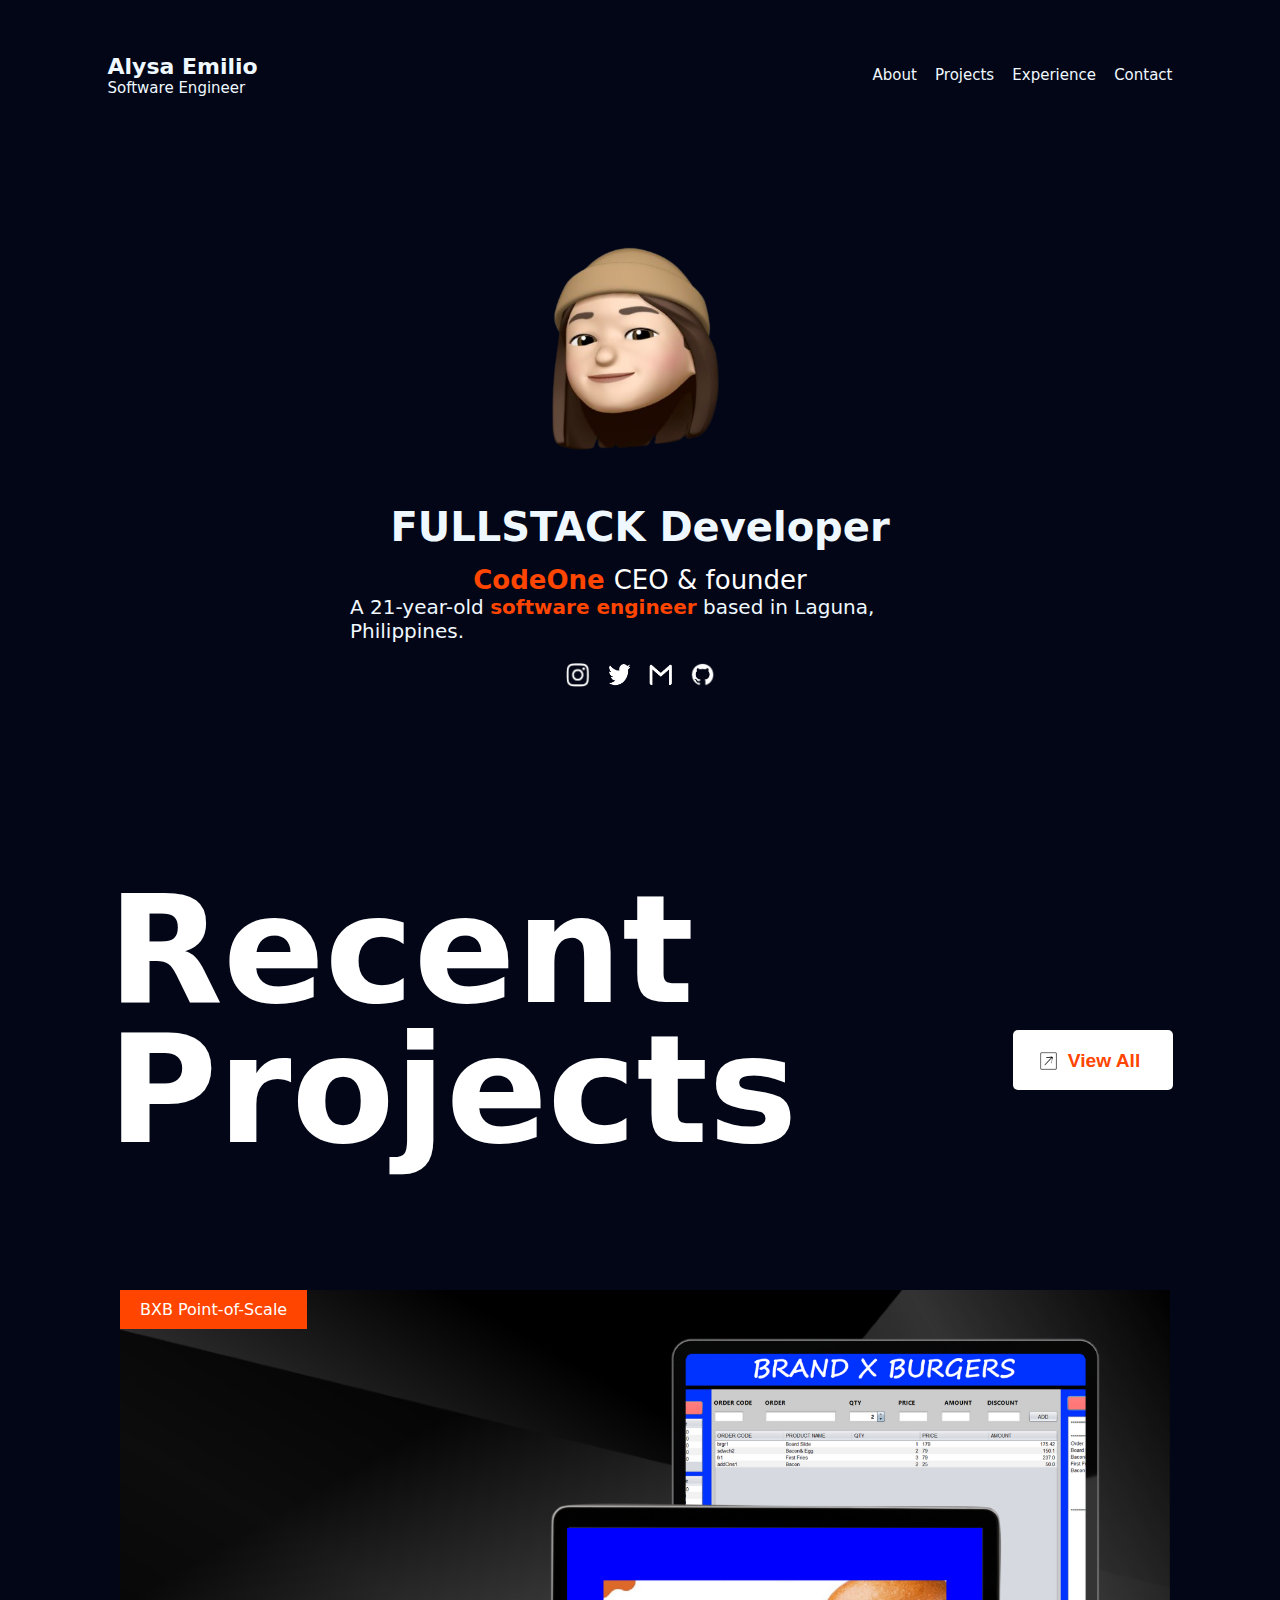
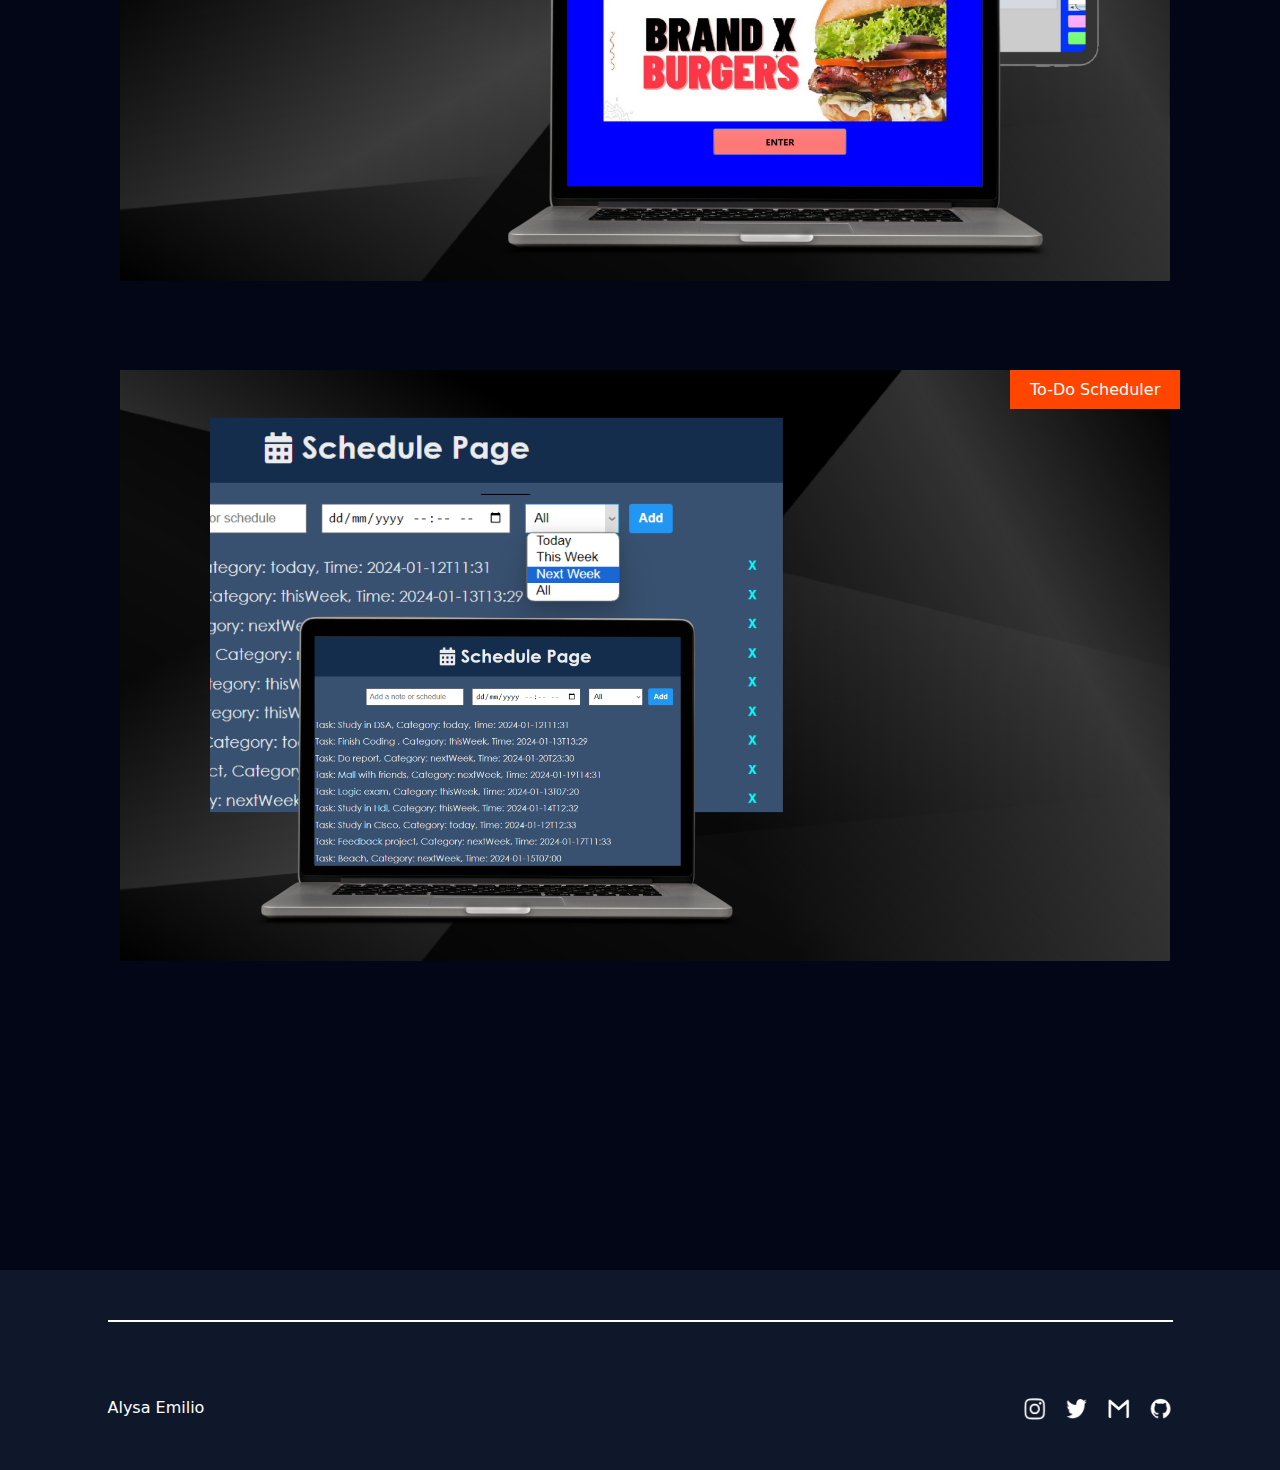
<file: index.html>
<!DOCTYPE html>
<html>
    <head>
        <meta name="viewport" content="width=device-width, initial-scale=1.0">
        <link rel="stylesheet" href="styles/first.css">
        <title>Alysa Emilio - Software Engineer</title>
        <script>
            function navigateTo(url) {
                window.location.href = url;
            }
            
        </script>
    </head>
    <body class="body">
       
        <div class="first">
        <div class="head">
            <div class="row">
            <div class="left">
                    <div class="left-top"> Alysa Emilio</div>
                    <div class="left-below" onclick="navigateTo('index.html')"> Software Engineer</div>
            </div>

            <div class="right">
                    <div class="About" onclick="navigateTo('about.html')">About</div>
                    <div class="Projects" onclick="navigateTo('projects.html')">Projects</div>
                    <div class="Experience" onclick="navigateTo('experience.html')">Experience</div>
                    <div class="Contact" onclick="navigateTo('contacts.html')">Contact</div>
            </div>
            
        </div>
    </div>

        <div class="center">
            <img class="profile" src="socials/mee.png">
            <div class="fullstack"> FULLSTACK Developer</div>
            <div class="code">CodeOne <span class="codeone">CEO & founder</span> </div>
            <div class="info">A 21-year-old <span class="soft">software engineer</span> based in Laguna, Philippines.</div>
            
            <div class="social_media">
                <img class="socials" src="socials/ig_1.png" onclick="navigateTo('https://www.instagram.com/alysaemilio/')">
                <img class="socials" src="socials/t_1.png" onclick="navigateTo('https://twitter.com/_alysaemilio')">
                <img class="socials" src="socials/mail.png" onclick="navigateTo('mailto:alysaemilio@gmail.com')">
                <img class="socials" src="socials/git_1.png" onclick="navigateTo('https://github.com/AliDevPh')">
        </div>
        </div>
        </div>

        <div class="recents">
                <div class="titles">
                    <div class="title_recent_project"> Recent Projects </div>
                    <div class="view_buttons" onclick="navigateTo('projects.html')">
                        <button class="view">View All
                        <img class="arrow" src="socials/arrow.png">
                    </button>
                    </div>
                </div>


                <div class="bxb">
                    <div class="text_content">
                        <div class="bxb_content">BXB Point-of-Scale</div>
                    </div>  
                        <div class="text1">
                            <div class="image-container" onclick="navigateTo('https://github.com/AliDevPh/Point-of-Scale-System')">
                                <img class="recent_project1" src="socials/1.png">
                                <img class="bg_pic" src="socials/bg_pic.png">
                            </div>
                        </div>
                </div>
               
                <div class="bxb1">
                    <div class="bxb_content1">To-Do Scheduler</div>
                    <div class="text1">
                        <div class="image-container2" onclick="navigateTo('https://github.com/AliDevPh/Reminder-App')">
                            <img class="recent_project2" src="socials/3.png">
                            <img class="bg_pic" src="socials/bg_pic.png">
                        </div>
                    </div>
            </div>

               
            
        
        <div class="footer">
            <div class="line"></div>
            <div class="footer_images">
            <div class="name1">Alysa Emilio</div>
            <div class="social_images">
            <img class="socials1" src="socials/ig_1.png" onclick="navigateTo('https://www.instagram.com/alysaemilio/')">
            <img class="socials1" src="socials/t_1.png" onclick="navigateTo('https://twitter.com/_alysaemilio')">
            <img class="socials1" src="socials/mail.png" onclick="navigateTo('https://www.facebook.com/Alysa.emilio')">
            <img class="socials1" src="socials/git_1.png" onclick="navigateTo('https://github.com/AliDevPh')">
        </div>
        </div>
    </div>

    </body>
</html>
</file>
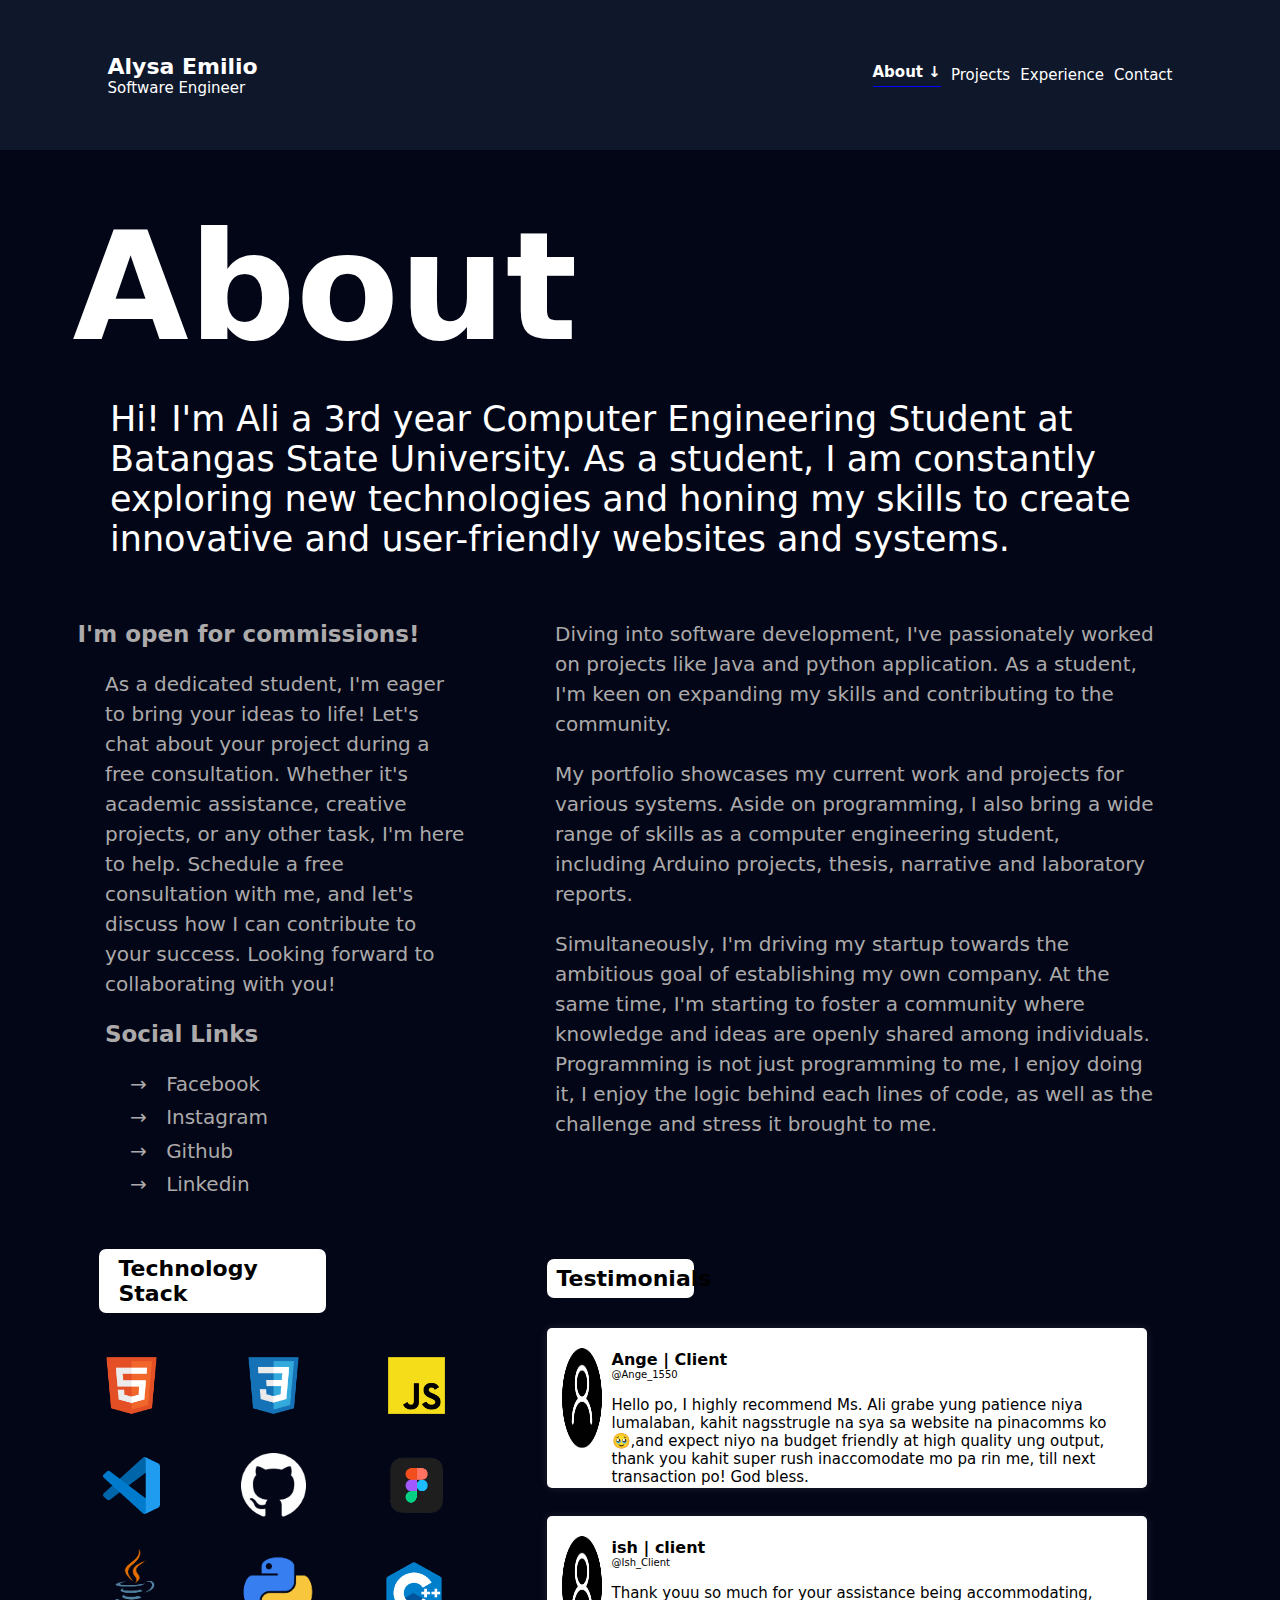
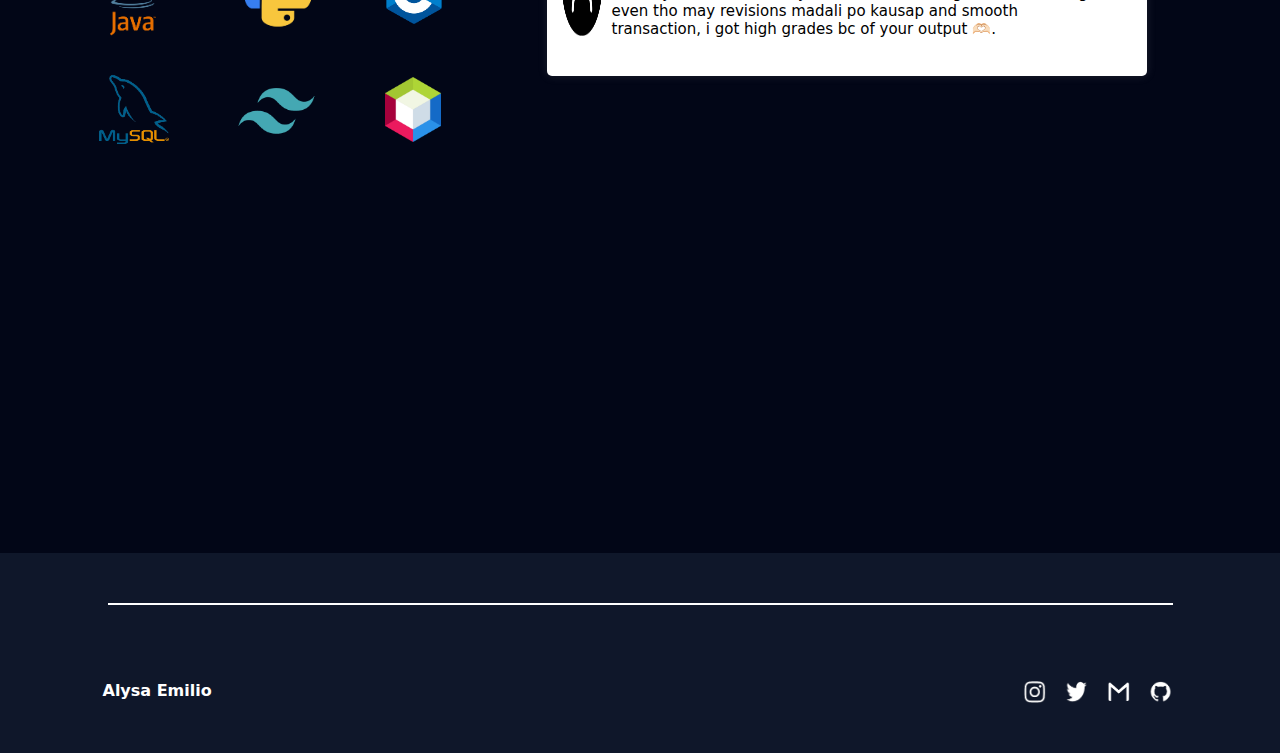
<file: about.html>
<!DOCTYPE html>
<html>
    <head>
        <title>About - Alysa Emilio</title>
        <meta name="viewport" content="width=device-width, initial-scale=1.0">
        <link rel="stylesheet" href="styles/about.css">
        <script>
            function navigateTo(url) {
                window.location.href = url;
            }
            
        </script>
    </head>
    <body class="body">

        <div class="first">
        <div class="head">
            <div class="row">
            <div class="left">
                    <div class="left-top"> Alysa Emilio</div>
                    <div class="left-below" onclick="navigateTo('index.html')"> Software Engineer</div>
            </div>

            <div class="right">
                    <div class="About" onclick="navigateTo('about.html')">About &#x2193</div>
                    <div class="Projects" onclick="navigateTo('projects.html')">Projects</div>
                    <div class="Experience" onclick="navigateTo('experience.html')">Experience</div>
                    <div class="Contact" onclick="navigateTo('contacts.html')">Contact</div>
            </div>
        </div>
            
        </div>
    </div>

        <div class="title_about">
                <div class="about">About</div>
                <div class="greetings">Hi! I'm Ali a 3rd year Computer Engineering Student at Batangas 
                    State University. As a student,
                     I am constantly exploring new technologies and honing my skills to create innovative
                      and user-friendly websites and systems.</div>
        </div>

        <div class="rule">
            <div class="left-texts">
                <div class="hire-me">I'm open for commissions!</div>
                <div class="schedule">As a dedicated student, I'm eager to bring your ideas 
                    to life! Let's chat about your project during a free consultation. Whether it's academic assistance, 
                    creative projects, or any other task, I'm here to help. Schedule a free consultation with me, and let's
                     discuss how I can contribute to your success. Looking forward to collaborating with you!</div>
                <div class="social-links">
                        <div class="socials">Social Links</div>
                    
                        <div class="links">
                            <div class="acc" onclick="navigateTo('https://www.facebook.com')">&#x2192 <span class="face">Facebook</span></div>
                            <div class="acc" onclick="navigateTo('https://www.instagram.com/alysaemilio/')">&#x2192 <span class="face">Instagram</span></div>
                            <div class="acc" onclick="navigateTo('https://github.com/AliDevPh')">&#x2192 <span class="face">Github</span></div>
                            <div class="acc" onclick="navigateTo('https://www.linkedin.com/in/jules-alysa-228b49274/')">&#x2192 <span class="face">Linkedin</span></div>
                    </div>
                </div>
            
        </div>
                <div class="side-2">
                    <div class="infos1">Diving into software development, I've passionately worked on projects like Java and python application. As a student, I'm keen on expanding my skills and contributing to the community. </div>
                    <div class="infos2">My portfolio showcases my current work and projects for various systems. Aside on programming, I also bring a wide range of skills as a computer engineering student, including Arduino projects, thesis, narrative and laboratory reports. </div>
                
                <div class="infos3">Simultaneously, I'm driving my startup towards the ambitious goal of establishing my own company. At the same time, I'm starting to foster a community where knowledge and ideas are openly shared among individuals. Programming is not just programming
                     to me, I enjoy doing it, I enjoy the logic behind each lines of code,
                    as well as the challenge and stress it brought to me. 
                     </div>
            </div>
    </div>

    <div class="last">
            <div class="button_tech">
                <div class="stack">Technology Stack</div>
                
                <div class="stack1">
                    <img class="react_1" src="socials/html.png">
                    <img class="react_1" src="socials/css.png">
                    <img class="react_1" src="socials/js.png">
                       
                </div>
                <div class="stack2">
                    <img class="react_1" src="socials/vs.png">
                    <img class="react_1" src="socials/git.png">
                    <img class="react_1" src="socials/pngwing.com.png">
                
                </div>
                
                <div class="stack3">
                    <img class="java" src="socials/java.png">
                    <img class="python" src="socials/python.png">
                    <img class="cc" src="socials/c++.png">
                    

                </div>
                <div class="stack4">
                    <img class="mysql" src="socials/mysql.png">
                    <img class="tailwind" src="socials/tw.png">
                    <img class="netbeans" src="socials/netbeans.png">
                    

                </div>
            </div>

            <div class="reco">
                <div class="recommendations">Testimonials</div>
        
            <div class="reco-persons">
                <div class="person1">
                    <button class="button-person1">
                    <img class="per1" src="socials/avatar.png">
                    <div class="info-name">
                        <div class="name1">
                            Ange | Client

                        </div>
                        <div class="name2">
                            @Ange_1550

                        </div>
                        
                        
                </button>
                <div class="testimonial">
                    <div class="testimonial_1">Hello po, I highly recommend Ms. Ali
                         grabe yung patience niya lumalaban, kahit nagsstrugle 
                         na sya sa website na pinacomms ko🥹,and expect niyo na 
                         budget friendly at high quality ung output, thank you kahit super 
                         rush inaccomodate mo pa rin me, till next transaction po! God bless.</div>
                    </div>
                </div>
                
            </div>

            <div class="reco-persons">
                <div class="person1">
                    <button class="button-person1">
                    <img class="per1" src="socials/avatar.png">
                    <div class="info-name">
                        <div class="name1">
                            
                            ish | client
                        </div>
                        <div class="name2">
                            @Ish_Client

                        </div>
                        
                        
                </button>
                <div class="testimonial">
                    <div class="testimonial_1">Thank youu so much for 
                        your assistance being accommodating, even tho may 
                        revisions madali po kausap and smooth transaction, 
                        i got high grades bc of your output 🫶🏻.</div>
                    </div>
                </div>
                
            </div>
            
            </div>
        
    </div>

    <div class="footer">
        <div class="line"></div>
        <div class="footer_images">
        <div class="name1">Alysa Emilio</div>
        <div class="social_images">
        <img class="socials1" src="socials/ig_1.png" onclick="navigateTo('https://www.instagram.com/alysaemilio/')">
        <img class="socials1" src="socials/t_1.png" onclick="navigateTo('https://twitter.com/_alysaemilio')">
        <img class="socials1" src="socials/mail.png" onclick="navigateTo('https://www.facebook.com/Alysa.emilio')">
        <img class="socials1" src="socials/git_1.png" onclick="navigateTo('https://github.com/AliDevPh')">
    </div>
    </div>
</div>

    </body>
</html>
</file>
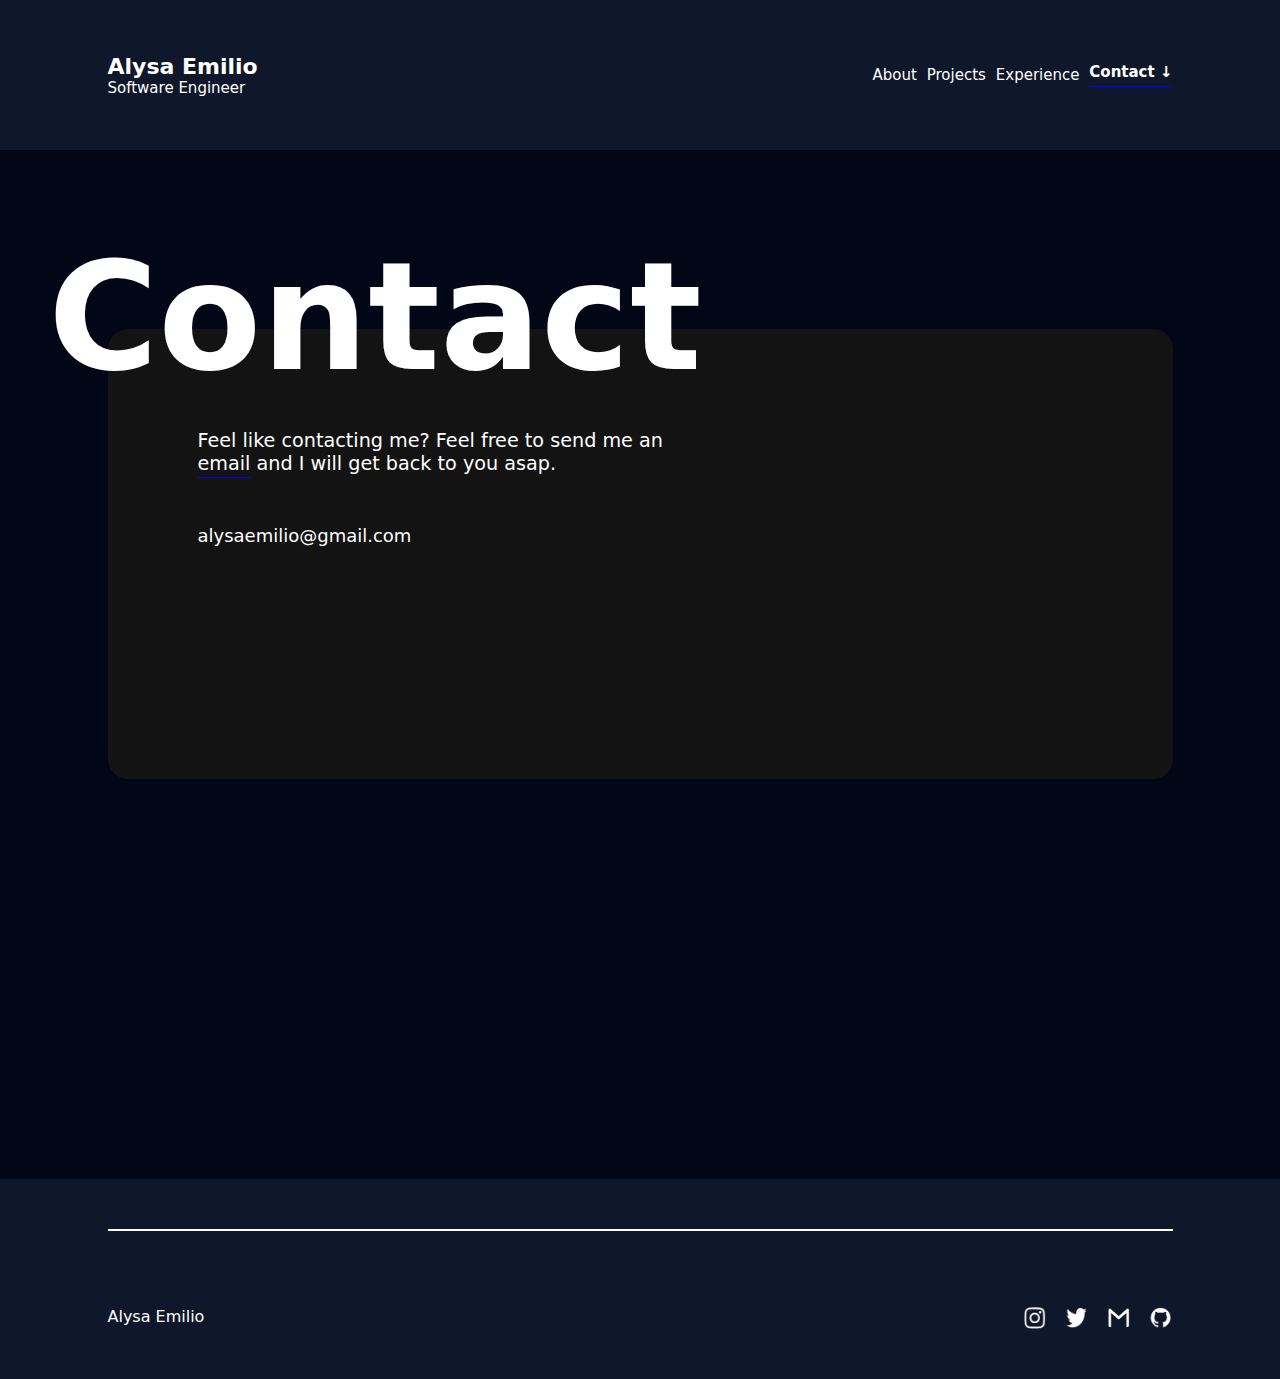
<file: contacts.html>
<!DOCTYPE html>
<html>
    <head>
        <title>Contacts - Alysa Emilio</title>
        <link rel="stylesheet" href="/styles/contacts.css">
        <script>
            function navigateTo(url) {
                window.location.href = url;
            }
            
        </script>
    </head>
    <body class="body">

        <div class="first">
        <div class="head">
            <div class="row">
            <div class="left">
                    <div class="left-top"> Alysa Emilio</div>
                    <div class="left-below" onclick="navigateTo('index.html')"> Software Engineer</div>
            </div>

            <div class="right">
                    <div class="About" onclick="navigateTo('about.html')">About</div>
                    <div class="Projects" onclick="navigateTo('projects.html')">Projects</div>
                    <div class="Experience" onclick="navigateTo('experience.html')">Experience</div>
                    <div class="Contact" onclick="navigateTo('contacts.html')">Contact &#x2193 </div>
            </div>
        </div>
            
        </div>
    </div>

    <div class="title_projects">
        <div class="project">Contact</div>
        <div class="card">
            <div class="email-name">
            <div class="email">Feel like contacting me? Feel free to send me an <span class="email-link"  onclick="navigateTo('mailto:alysaemilio@gmail.com')">email</span> and I will get back to you asap.</div>
            <div class="name">alysaemilio@gmail.com</div>
            </div>
        </div>
    </div>


    <div class="footer">
        <div class="line"></div>
        <div class="footer_images">
        <div class="name1">Alysa Emilio</div>
        <div class="social_images">
        <img class="socials1" src="/socials/ig_1.png" onclick="navigateTo('https://www.instagram.com/alysaemilio/')">
        <img class="socials1" src="/socials/t_1.png" onclick="navigateTo('https://twitter.com/_alysaemilio')">
        <img class="socials1" src="/socials/mail.png" onclick="navigateTo('https://www.facebook.com/Alysa.emilio')">
        <img class="socials1" src="socials/git_1.png" onclick="navigateTo('https://github.com/AliDevPh')">
    </div>
    </div>
</div>

    
    
    

</body>
</html>
</file>
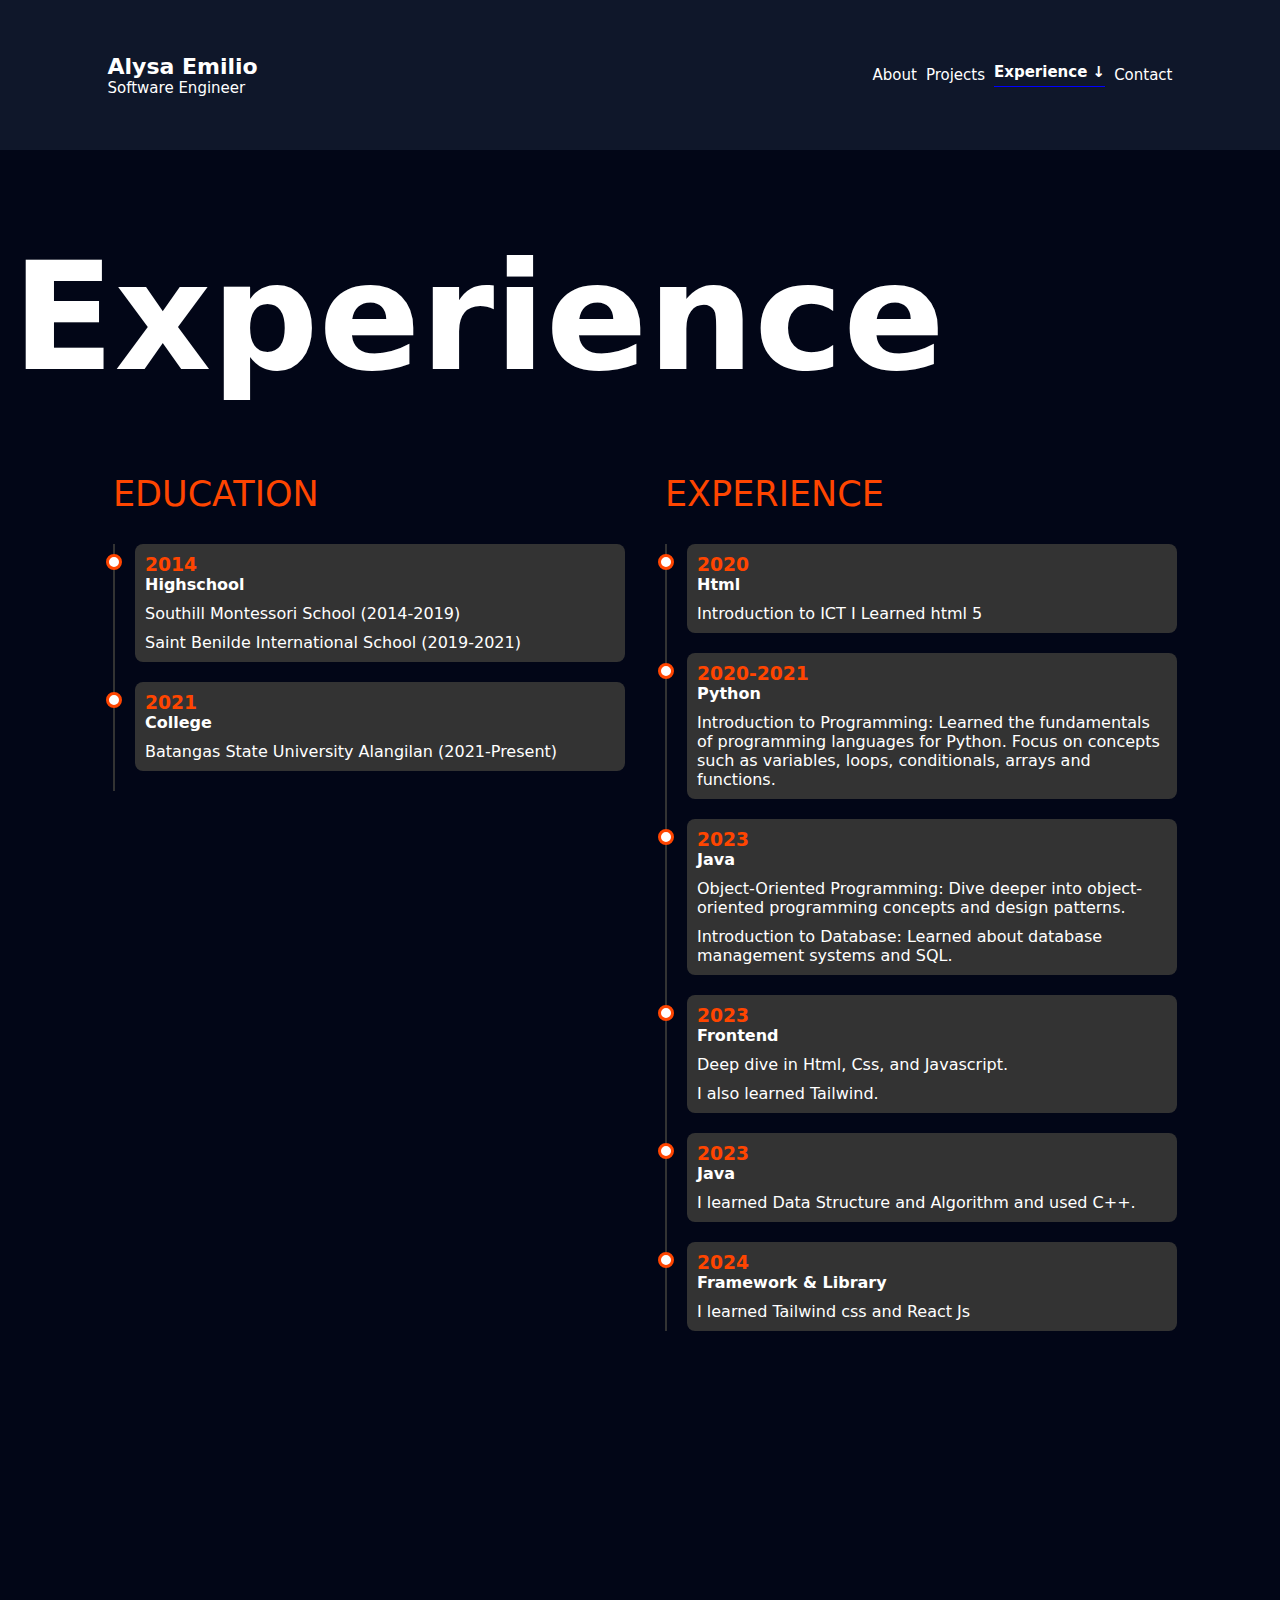
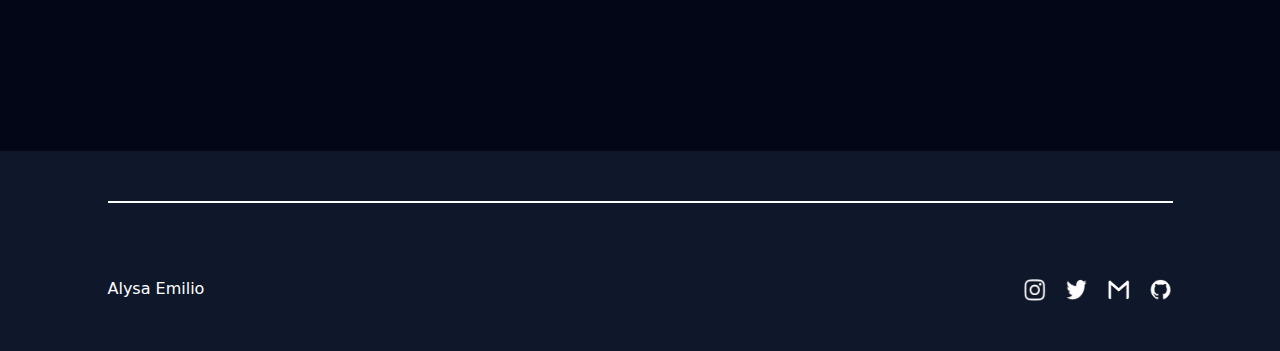
<file: experience.html>
<!DOCTYPE html>
<html>
    <head>
        <title>Experience - Alysa Emilio</title>
        <link rel="stylesheet" href="/styles/experience.css">
        <script>
            function navigateTo(url) {
                window.location.href = url;
            }
            
        </script>
    </head>
    <body class="body">

        <div class="first">
        <div class="head">
            <div class="row">
            <div class="left">
                    <div class="left-top"> Alysa Emilio</div>
                    <div class="left-below" onclick="navigateTo('index.html')"> Software Engineer</div>
            </div>

            <div class="right">
                    <div class="About" onclick="navigateTo('about.html')">About</div>
                    <div class="Projects" onclick="navigateTo('projects.html')">Projects</div>
                    <div class="Experience" onclick="navigateTo('experience.html')">Experience &#x2193</div>
                    <div class="Contact" onclick="navigateTo('contacts.html')">Contact</div>
            </div>
        </div>
            
        </div>
    </div>
    <div class="title_projects">
        <div class="project">Experience</div>


        <div class="time">

                
                <div class="timeline">
                    <div class="top">EDUCATION</div>
                    <div class="outer">
                    <div class="card">
                        <div class="info">
                            <h3 class="title">2014</h3>
                            <p class="description">Highschool</p>
                        <p>Southill Montessori School (2014-2019)</p>
                        <p>Saint Benilde International School (2019-2021)</p>
                        </div>
                    </div>
                    <div class="card">
                        <div class="info">
                            <h3 class="title">2021</h3>
                            <p class="description">College</p>
                        <p>Batangas State University Alangilan (2021-Present) </p>
                        </div>
                    </div>
                   
                     
                    </div>
                </div>


                
                <div class="timeline2">
                    <div class="top">EXPERIENCE</div>
                    <div class="outer">
                    <div class="card">
                        <div class="info">
                            
                        
                        <h3 class="title">2020</h3>
                        <p class="description">Html</p>
                        
                        <p>Introduction to ICT I Learned html 5 </p>
                        </div>
                    </div>
                    <div class="card">
                        <div class="info">

                        <h3 class="title">2020-2021</h3>
                        <p class="description">Python</p>
                        <p>Introduction to Programming: Learned the fundamentals of programming languages for Python. Focus on concepts such as variables, loops, conditionals, arrays and functions. </p>
                        </div>
                    </div>
                    <div class="card">
                        <div class="info">
                            <h3 class="title">2023</h3>
                            <p class="description">Java</p>
                        <p>Object-Oriented Programming: Dive deeper into object-oriented programming concepts and design patterns.</p>
                        <p>Introduction to Database: Learned about database management systems and SQL.</p>
                    </div>
                    </div>
                    <div class="card">
                        <div class="info">
                            <h3 class="title">2023</h3>
                            <p class="description">Frontend</p>
                        <p>Deep dive in Html, Css, and Javascript. </p>
                        <p>I also learned Tailwind. </p>
                        </div>
                    </div> 

                    <div class="card">
                        <div class="info">
                            <h3 class="title">2023</h3>
                            <p class="description">Java</p>
                        <p>I learned Data Structure and Algorithm and used C++.</p>
                    </div>
                    </div>
                    <div class="card">
                        <div class="info">
                            <h3 class="title">2024</h3>
                            <p class="description">Framework & Library</p>
                        <p>I learned Tailwind css and React Js</p>
                    </div>
                    </div>
                    
                        </div>
                    </div>
                    </div>
                </div> 
            </div>
    </div>
    
    <div class="footer">
        <div class="line"></div>
        <div class="footer_images">
        <div class="name1">Alysa Emilio</div>
        <div class="social_images">
        <img class="socials1" src="socials//ig_1.png" onclick="navigateTo('https://www.instagram.com/alysaemilio/')">
        <img class="socials1" src="socials//t_1.png" onclick="navigateTo('https://twitter.com/_alysaemilio')">
        <img class="socials1" src="socials//mail.png" onclick="navigateTo('https://www.facebook.com/Alysa.emilio')">
        <img class="socials1" src="socials/git_1.png" onclick="navigateTo('https://github.com/AliDevPh')">
    </div>
    </div>
</div>

</body>
</html>
</file>
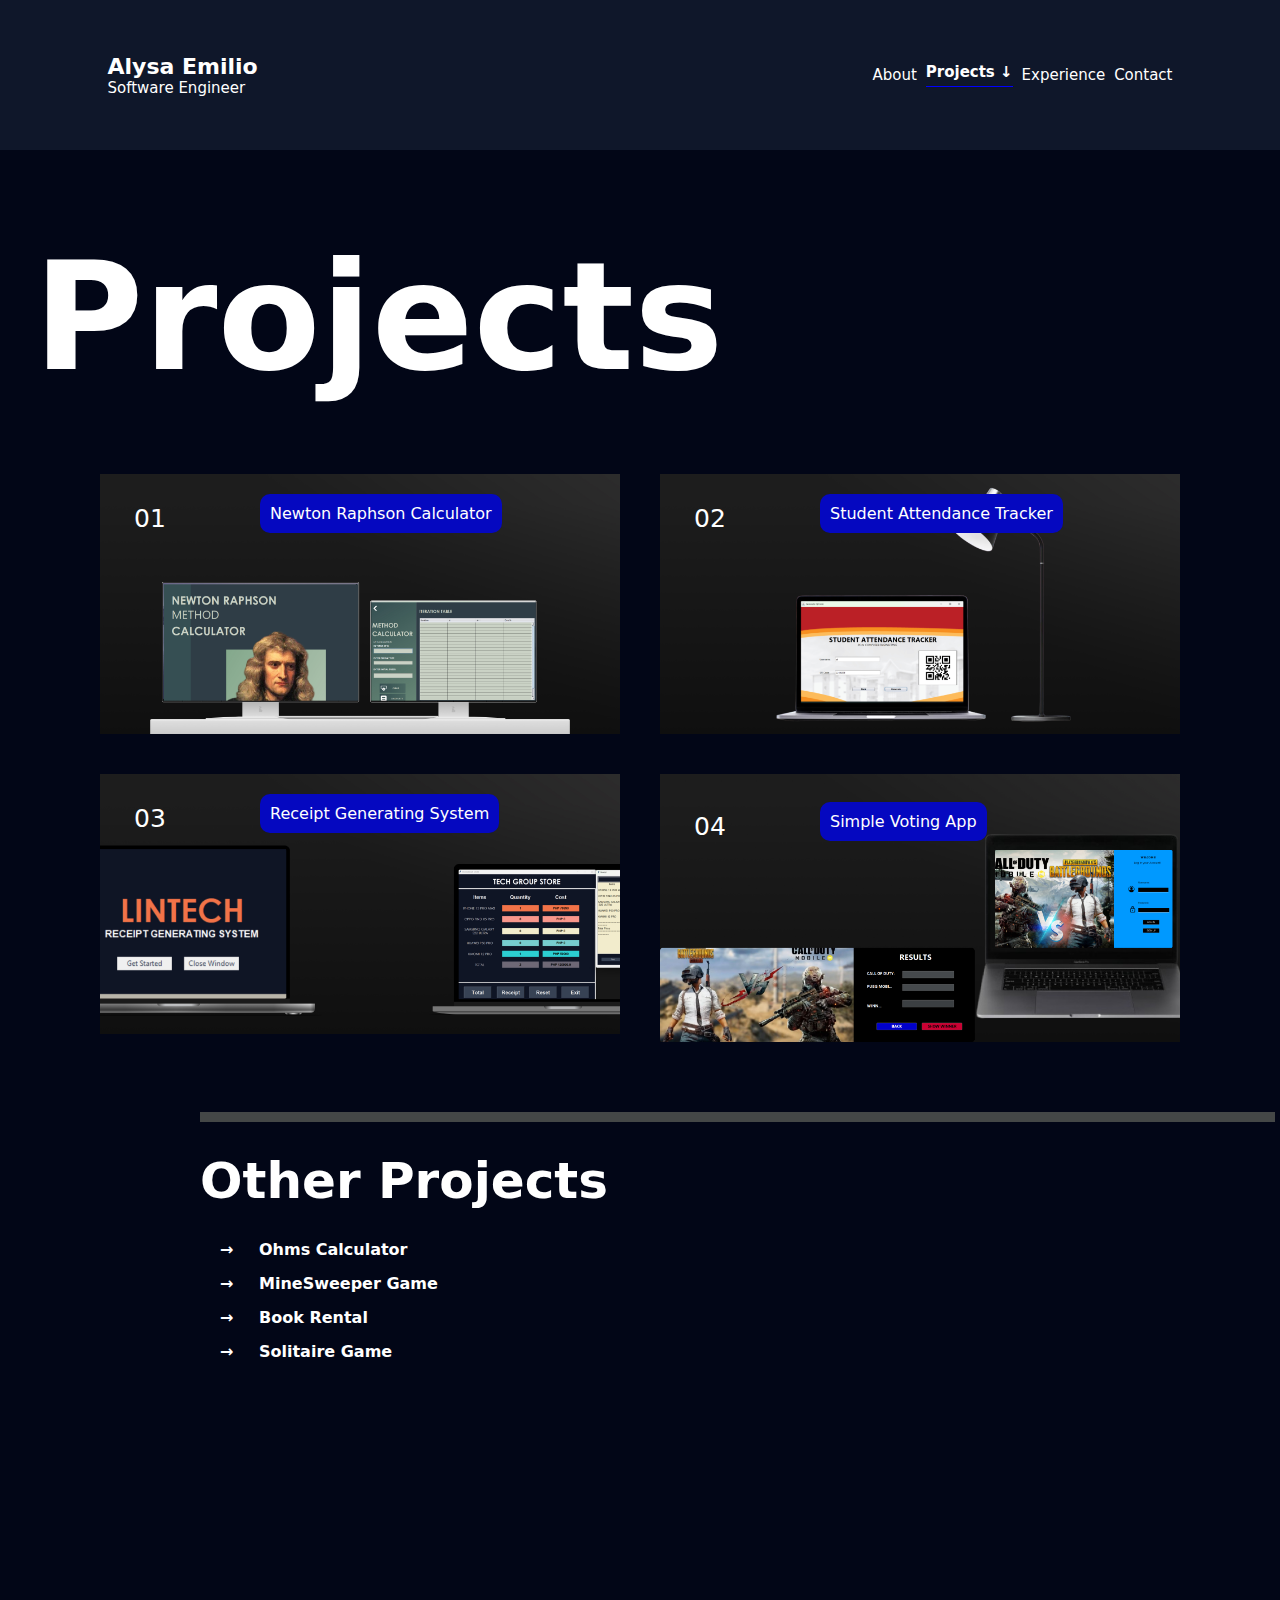
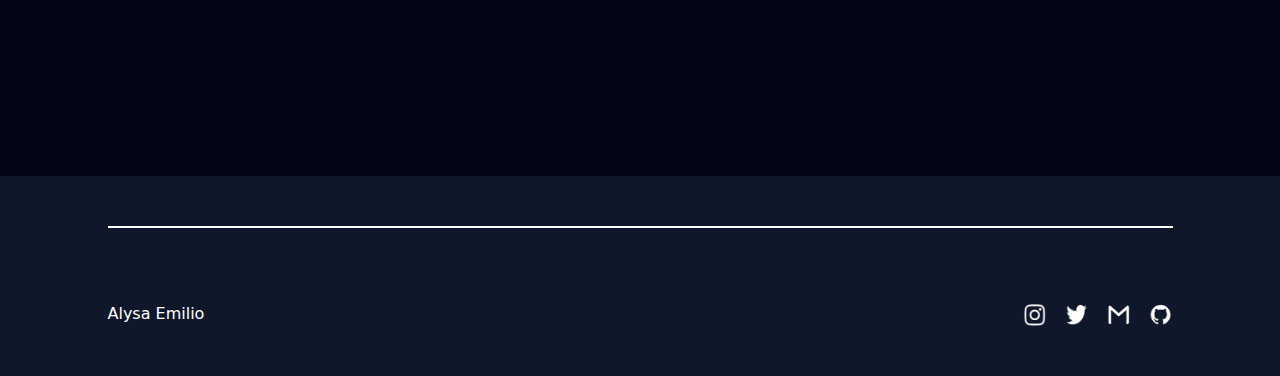
<file: projects.html>
<!DOCTYPE html>
<html>
    <head>
        <title>Projects - Alysa Emilio</title>
        <link rel="stylesheet" href="styles/projects.css">
        <script>
            function navigateTo(url) {
                window.location.href = url;
            }
            
        </script>
    </head>
    <body class="body">

        <div class="first">
        <div class="head">
            <div class="row">
            <div class="left">
                    <div class="left-top"> Alysa Emilio</div>
                    <div class="left-below" onclick="navigateTo('index.html')"> Software Engineer</div>
            </div>

            <div class="right">
                    <div class="About" onclick="navigateTo('about.html')">About</div>
                    <div class="Projects" onclick="navigateTo('projects.html')">Projects &#x2193 </div>
                    <div class="Experience" onclick="navigateTo('experience.html')">Experience</div>
                    <div class="Contact" onclick="navigateTo('contacts.html')">Contact</div>
            </div>
        </div>
            
        </div>
    </div>

    <div class="title_projects">
        <div class="project">Projects</div>
        
            <div class="proj">
                <div class="c" >
                    <img class="one" src="socials/newtonf.jpg" onclick="navigateTo('https://github.com/AliDevPh/Newton-Raphson-Method-Calculator')">
                    <div class="title"> Newton Raphson Calculator</div>
                    <div class="num1">01</div>
                </div>

                <div>
                    <img class="one" src="socials/attendance.jpg" onclick="navigateTo('https://github.com/AliDevPh/Student-Attendance-Tracker')">
                    <div class="title"> Student Attendance Tracker</div>
                    <div class="num1">02</div>
                </div>
                <div>
                    <img class="one" src="socials/lintech.jpg" onclick="navigateTo('https://github.com/AliDevPh/LINTECH')">
                    <div class="title"> Receipt Generating System</div>
                    <div class="num1">03</div>
                </div>
                <div>
                    <img class="one" src="socials/voting.jpg" onclick="navigateTo('https://github.com/AliDevPh/Voting-App-System')">
                    <div class="title"> Simple Voting App</div>
                    <div class="num1">04</div>
                </div>
</div>
 </div>
                <div class="other-projects">
                    <div class="divs"></div>
                    <div class="text-title">Other Projects</div>
                    <div class="ttile-here">
                        <div class="github-project" onclick="navigateTo('https://github.com/AliDevPh/Ohms-Calculator')">&#x2192 <span class="space">Ohms Calculator</span></div>
                        <div class="github-project" onclick="navigateTo('https://github.com/AliDevPh/MineSweeperGame/tree/main')">&#x2192 <span class="space">  MineSweeper Game</span></div>
                        <div class="github-project" onclick="navigateTo('https://github.com/AliDevPh/Book-Rental')">&#x2192 <span class="space"> Book Rental</span></div>
                        <div class="github-project"onclick="navigateTo('https://github.com/AliDevPh/Solitiare-Game')">&#x2192 <span class="space">Solitaire Game</span></div>
                    </div>
                </div>

        

<div class="footer">
    <div class="line"></div>
    <div class="footer_images">
    <div class="name1">Alysa Emilio</div>
    <div class="social_images">
    <img class="socials1" src="socials/ig_1.png" onclick="navigateTo('https://www.instagram.com/alysaemilio/')">
    <img class="socials1" src="socials/t_1.png" onclick="navigateTo('https://twitter.com/_alysaemilio')">
    <img class="socials1" src="socials/mail.png" onclick="navigateTo('https://www.facebook.com/Alysa.emilio')">
    <img class="socials1" src="socials/git_1.png" onclick="navigateTo('https://github.com/AliDevPh')">
</div>
</div>
</div>

</body>
</html>
</file>
<file: styles/first.css>
/* width */
::-webkit-scrollbar {
    width: 10px;
  }
  
  /* Track */
  ::-webkit-scrollbar-track {
    background: #f1f1f1; 
  }
   
  /* Handle */
  ::-webkit-scrollbar-thumb {
    background: orangered; 
  }
  
  /* Handle on hover */
  ::-webkit-scrollbar-thumb:hover {
    background: rgba(255, 68, 0, 0.852);
  }
  
.body{
    max-height:154.375rem;
    background: #020617;
    font-family: system-ui, -apple-system, BlinkMacSystemFont, 'Segoe UI', Roboto, Oxygen, Ubuntu, Cantarell, 'Open Sans', 'Helvetica Neue', sans-serif;
    color:aliceblue;
    margin: 0;
    padding: 0;
    position: relative;
   
  
}

.first{
    height:780px;
    background-color: #020617;
}
.row{
    display:flex;
    flex-direction: row;
    justify-content: space-between;
    width:66.563rem;
    

    
}
.head{
    display:flex;
    flex-direction: row;
    justify-content: center;
    align-items: center;
    height:9.375rem;
    font-family: system-ui, -apple-system, BlinkMacSystemFont, 'Segoe UI', Roboto, Oxygen, Ubuntu, Cantarell, 'Open Sans', 'Helvetica Neue', sans-serif;
    align-items: center;
    background-color: #020617;
    
   
    
}
.left{
    display:flex;
    flex-direction: column;
    justify-content: space-between;
    
    
   
}
.left-top{
    font-weight: bold;
    font-size: 22px;

}
.left-below{
    font-size: 15px;
    cursor: pointer;
}
.right{
    display:flex;
    flex-direction: row;
    justify-content: space-between;
    width: 100%; 
    max-width: 300px; 
    font-size: 15px;
    cursor: pointer;
    align-items: center;

}
.center{
    display:flex;
    flex-direction: column;
    justify-content: space-between;
    align-items: center;
    margin-top: 50px;
    background-color: #020617;
    
}
.profile{
    width:350px;
    
}
.fullstack{
    font-size: 40px;
    font-weight: bold;
    
}
.code{
    font-size:26px;
    margin-top:15px;
    color:orangered;
    font-weight: bold;
}
.codeone{
    font-weight: lighter;
    color:white;
    
}
.info{
    width:580px; 
    font-size: 20px;
    
}
.soft{
    color:orangered;
    font-weight: bold;
}
.social_media{
    display: flex;
    flex-direction: row;
    justify-content: space-between;
    margin-top: 20px;
    width:150px;
    cursor: pointer;
}
.socials{
    width:25px;
}
.recents{
    
    display: flex;
    flex-direction: column;
    justify-content: space-between;
    align-items: center;
    color:white;
    margin-top: 100px;
    
    
}
.titles{
    display: flex;
    flex-direction: row;
    width:1065px;
    justify-content: space-between;

}
.title_recent_project{
    font-weight: bold;
    font-size: 150px;
    line-height: 140px;
    margin-bottom: 50px;
    display: flex;
    align-items: start;
    width:580px;
}
.view{
    display: flex;
    background-color: white;
    color: orangered;
    flex-direction: row;
    margin-top: 150px;
    margin-right: 0px;
    font-size: 15px;
    font-weight: bold;
    border:none;
    height:60px;
    padding:20px 110px 20px 50px;
    justify-content:center;
    border-radius: 5px;
    border:none;
    font-size: larger;
    cursor: pointer;

}
.arrow{
    width:17px;
    margin-left:-100px;
    padding-top:2px;
    cursor: pointer;
    
}
.view_buttons{
    cursor: pointer;
}
.bxb,.bxb1{
    display: flex;
    flex-direction: row;
    align-items: center;
    margin-top: 80px;
}
.bxb_content{
     display: flex;
    align-self:start;
    font-weight: 500;
    background-color: orangered;
    padding: 10px 20px;
    position: absolute;
    margin-left:-520px;
    z-index: 100;
   
}

.bxb_content1{
    display: flex;
    align-self:start;
    font-weight: 500;
    background-color: orangered;
    padding: 10px 20px;
    position: absolute;
    margin-top: 600px;
    margin-left:370px;
    z-index: 100;
}

.voting_sched{
    display: flex;
    flex-direction: row;
    align-items: center;
    
}

.footer{
    display: flex;
    flex-direction: column;
    justify-content: space-between;
    align-items:center ;
    background-color:#0f172a;
    height: 100px;
    margin-top:1500px;
    padding-top:50px;
    padding-bottom:50px;
    
    
   
}
.line{
    width:1065px;
    height:2px;
    background-color: white;
    margin-left:200px;
    margin-right:200px;
    
}
.social_images{
    display:flex;
    flex-direction: row;
    width:150px;
    justify-content: space-between;
    cursor: pointer;
}
.text1 {
    position: relative;
}

.image-container {
    position: absolute;
    cursor: pointer;
    margin-left: -140px;
    width: 100%; /* Ensure the container takes up the full width */
}
.image-container2 {
   margin-top: 600px;
    position: absolute;
    cursor: pointer;
    margin-left: -140px;
    width: 100%; /* Ensure the container takes up the full width */
}

.recent_project1 {
    width: 650px; /* Adjust the width as needed */
    margin-left: -50px;
    margin-top:10px;
    transform: scale(1);
    transition: transform 0.9s ease; /* Adjust the duration and timing function as needed */
    
}

.recent_project1:hover {
    transform: scale(1.16);
   
    
}
.recent_project2{
    transform: scale(1);
    transition: transform 0.9s ease; /* Adjust the duration and timing function as needed */
    width:573px;
    margin-top: 35px;
    margin-left: -290px;
  
}
.recent_project2:hover {
    transform: scale(1.16);
   
    
}

.bg_pic {
    position: absolute;
    margin-left: -380px;
    top: 0;
    left: 0;
    width: 1050px; /* Adjust the width as needed */
    z-index: -1; /* Push bg_pic to the background */
}
.bg_pic1 {
    position: absolute;
    margin-left: -410px;
    top: 0;
    left: 0;
    width: 1050px; /* Adjust the width as needed */
    z-index: -1; /* Push bg_pic to the background */
}

.socials1{
    width:23px;
}
.name1{
    font-size: 16px;
}

.footer_images{
    display: flex;
    flex-direction: row;
    justify-content: space-between;
    width:1065px;


}
</file>
<file: styles/about.css>
::-webkit-scrollbar {
    width: 10px;
  }
  
  /* Track */
  ::-webkit-scrollbar-track {
    background: #f1f1f1; 
  }
   
  /* Handle */
  ::-webkit-scrollbar-thumb {
    background: orangered; 
  }
  
  /* Handle on hover */
  ::-webkit-scrollbar-thumb:hover {
    background: rgba(255, 68, 0, 0.852);
  }





  .body{
    height:2150px;
    background-color: #020617;
    color:white;
    font-family: system-ui, -apple-system, BlinkMacSystemFont, 'Segoe UI', Roboto, Oxygen, Ubuntu, Cantarell, 'Open Sans', 'Helvetica Neue', sans-serif;
    margin: 0;
    padding: 0;
   
}  
.first{
    height:150px;
    background-color: #0f172a;
}
    .row{
        display:flex;
        flex-direction: row;
        justify-content: space-between;
        width:1065px;
        
    }
    .head{
        display:flex;
        flex-direction: row;
        justify-content: center;
        align-items: center;
        height:150px;
        font-family: system-ui, -apple-system, BlinkMacSystemFont, 'Segoe UI', Roboto, Oxygen, Ubuntu, Cantarell, 'Open Sans', 'Helvetica Neue', sans-serif;
        align-items: center;
        
    }
    .left{
        display:flex;
        flex-direction: column;
        justify-content: space-between;
        
       
    }
    .left-top{
        font-weight: bold;
        font-size: 22px;
    
    }
    .left-below{
        font-size: 15px;
        cursor: pointer;
    }
    .right{
        display:flex;
        flex-direction: row;
        justify-content: space-between;
        width:300px;
        font-size: 15px;
        cursor: pointer;
        align-items: center;
    
    }
    .About{
        text-decoration: none;
        padding-bottom: 5px;
        border-bottom: 1px solid blue;
        font-weight: bold;
        
    
    }
.title_about{
    display: flex;
    flex-direction: column;
    color:white;
    align-items: center;
    margin-top: 50px;
  
}
.about{
    font-size: 150px;
    animation: slideInLeft 0.5s ease-in ;
    font-weight: bold;
    margin-left:-630px;
    color:white;
    
    
}
@keyframes slideInLeft{
    from{
        transform: translate(-200px);
    }
    to{
        transform:translate(0);
    }

}
.greetings{
    width:1130px;
    margin-left:70px;
    font-size: 35px;
    font-weight:500;
    margin-top:25px;
}
.rule{
    display: flex;
    flex-direction: row;
    justify-content: center;
    margin-left:-240px;
    margin-top:60px;
    color:rgb(172, 170, 170);

}

.left-texts{
    display: flex;
    flex-direction: column;
    align-items: center;
    width:400px;
    margin-left:220px;
    line-height: 30px;
   
    
}
.hire-me{
    display: flex;
    flex-direction: column;
    font-size: 23px;
    font-weight: bold;
    margin-left:-113px;
   
}
.schedule{
    width:360px;
    font-size: 20px;
    margin-left:-40px;
    margin-top: 20px;
}
.social-links{
    display: flex;
    flex-direction: column;
    margin-left:-235px;
    margin-top: 20px;
}
.socials{
    font-size: 23px;
    font-weight: bold;
}
.links{
    margin-top: 20px;
    display:flex;
    flex-direction: column;
    height:130px;
    width:165px;
    align-items: start;
    font-size: 20px;
    justify-content:space-between;
    cursor: pointer;
    
}
.face{
    margin-left: 13px;
    
}

.acc{
    margin-left:25px;
}
.side-2{
    display: flex;
    flex-direction: column;
    width:600px;
    font-size: 20px;
    padding-left:50px;
    line-height: 30px;
    
    
}
.infos1{
    margin-bottom: 20px;
}
.infos2{
    margin-bottom: 20px;
}

.last{
    display: flex;
    flex-direction: row;
    margin-top: 50px;
    align-items: center;
    justify-content: center;
    color:black;
    margin-left:-500px;

}
.button_tech{
    display: flex;
    flex-direction: column;
    margin-left:465px;
    margin-top: 250px;
   
}
.stack{
    padding:7px 7px 7px 20px;
    border-radius: 7px;
    background-color: white;
    color:black;
    font-size: 22px;
    font-weight: bold; 
    width:200px;
    margin-top:-250px;
    margin-bottom: 20px;
    
    
}
.stack1{
    display:flex;
    flex-direction: row;
    width:350px;
    margin-top:35px;
    justify-content: space-between;
    margin-bottom: 20px;
    
    

}
.stack2{
    margin-top:30px;
    margin-bottom: 30px;
    display:flex;
    flex-direction: row;
    width:350px;
    justify-content: space-between;
    
}
.stack3{
    margin-bottom: 30px;
    display:flex;
    flex-direction: row;
    width:350px;
    justify-content: space-between;
   
    
    
}
.stack4{
   
    align-items: center;
    display:flex;
    flex-direction: row;
    width:350px;
    justify-content: space-between;
    
    
   
}
.mysql,.c{
    width:20%;
    
}
.tailwind{
    width:25%;
    
    margin-left:px;

    
}
.c{
    margin-right:-2px ;
    
}
.cc{
    width:20%;
   
    display: flex;
    padding-top: 10px;
    height:70px;
}
.netbeans{
    width:16%;
    margin-right: 8px;
}

.java{
    margin-left: -10px;
    width:25%;
}
.python{
    width:25%;
   
}
.react_pic{
    width:45%;
    margin-left:13px;
}
/* .react1,.react2,.react3,.react4{
   
    padding:30px;
    border:rgb(160, 158, 158);
    background-color: rgba(255,255,255);
    border-radius: 5px;
    box-shadow: 0px 0px 10px rgba(0, 0, 0, 0.2);
} */
.react_1{
    width:65px;
    margin-top: -15px;
   
    
}
/* .react_2{
    width:140px;
    margin-top: -20px;
    margin-left:-50px;
    
}
.react_3{
    width:120px;
    margin-top: -15px;
    margin-left:-46px;
    
}
.react_4{
    width:60px;
    margin-top: -7px;
    margin-left:-11px;
   
} */
.reco{
    display: flex;
    flex-direction:column;
    margin-left:140px;
    justify-content: space-between;
    margin-top:-40px;
    
}
.recommendations{
    display: flex;
    flex-direction:column;
    padding:7px 7px 7px 10px;
    border-radius: 7px;
    background-color: white;
    color:black;
    font-size: 22px;
    font-weight: bold; 
    width:130px;
    margin-top:-65px;
    margin-left:-42px;


}
.button-person1{
    display:flex;
    flex-direction: row;
    width:600px;
    padding:40px;
    margin-top:30px;
    border:rgb(160, 158, 158);
    background-color: rgba(255,255,255);
    height:160px;
    border-radius: 5px;
    box-shadow: 0px 0px 10px rgba(140, 139, 139, 0.2);
    margin-left:-42px;
    
}
.per1{
    position:flex;
    flex-direction: row;
    width:40px;
    margin-left: -25px;
    margin-top:-20px;
    
}
.info-name{
    display:flex;
    flex-direction: column;
    margin-left:15px;
    justify-content: start;
    width:200px;
    height:100px;
    margin-top:-20px;
    align-items:start;
    padding-top: 2px;
    
}
.name1{
    font-size: 15px;
    font-family:system-ui, -apple-system, BlinkMacSystemFont, 'Segoe UI', Roboto, Oxygen, Ubuntu, Cantarell, 'Open Sans', 'Helvetica Neue', sans-serif;
    font-weight: bold;
    margin-left: -5px;
}
.name2{
    font-size: 10px;
    font-family:system-ui, -apple-system, BlinkMacSystemFont, 'Segoe UI', Roboto, Oxygen, Ubuntu, Cantarell, 'Open Sans', 'Helvetica Neue', sans-serif;
    margin-left: -5px;
}
.testimonial{
    flex-direction: column;
    display: flex;
    justify-content: space-between;
    align-items: start;
    padding-top:8px;
    padding-left:23px;
    width:500px;
    margin-top:-100px;
    

    
}
.testimonial_1{
    
    font-size: 15px;
   display:flex;
   align-items: start;
   justify-content: start;
   

   
    

}


.footer{
    display: flex;
    flex-direction: column;
    justify-content: space-between;
    align-items:center ;
    background-color:#0f172a;
    height: 100px;
    margin-top:400px;
    padding-top:50px;
    padding-bottom:50px;
    
    
   
}
.line{
    width:1065px;
    height:2px;
    background-color: white;
    margin-left:200px;
    margin-right:200px;
    
}
.social_images{
    display:flex;
    flex-direction: row;
    width:150px;
    justify-content: space-between;
    cursor: pointer;
    
}
.socials1{
    width:23px;
}
.name1{
    font-size: 16px;
   
   
}
.footer_images{
    display: flex;
    flex-direction: row;
    justify-content: space-between;
    width:1065px;

}



















/* @media (max-width: 768px) {

    .first{
        max-width: 100%; 
        margin: 0 auto;
        
    }
    .row {
        flex-direction: column;
        align-items: start;
        margin-left:20px;
    }
    .left{
        margin-top: 20px;
        justify-content: center;
        width:280px;
        justify-content: space-between;
        
    }

    .right {
        margin-top: 20px;
        justify-content: center;
        width:280px;
        justify-content: space-between;
    }

    .center {
        margin-top: 30px;
        
    }
    .titles{
        display: flex;
        flex-direction: column;
        margin-top: 20px;
        justify-content: center;
        width:280px;
        justify-content: space-between;
    }
    .title_recent_project{
        font-weight: bold;
        font-size: 60px;
        line-height: 60px;
        margin-bottom: 50px;
       }
       .view{
        max-width: 100%; 
        margin: 0 auto;
        height:60px;
        padding:20px;
        justify-content:center;
        border-radius: 5px;
        border:none;
        font-size: larger;
        cursor: pointer;
       }
    .line{
        height:2px;
        background-color: white;
        max-width: 100%; 
        margin: 0 auto;


    }
    .footer {
        margin-top: 100px;
    }

    .line {
        margin: 0 20px;
    }

    .social_images {
        margin-top: 10px;
    }

    .name1 {
        font-size: 14px;
    }

    .footer_images {
        width: 100%;
        flex-direction: column;
        align-items: center;
    }
    .about{
        font-size: 50px;
        line-height: 60px;
       
        width: 100%;
        display: flex;
        justify-content: center;
        margin:0;
  
        
    }
    .greetings{
        font-size: 25px;
        line-height: 50px;
        padding-top:70px;
        width: 100%;
        display: flex;
        justify-content: center;
        margin:0;
        width:280px;

    }
    .rule{
        display: flex;
        flex-direction: column;
        justify-content: center;
        color:rgb(172, 170, 170);
        margin-top:1600px;
      

    }
    .side-2{
        margin-top:-2000px;
        flex-direction: column;
        width: 100%;
        display: flex;
        justify-content: center;
        margin-left:260px;
        width:280px;
        padding:0;
    
    }
    .infos1,.infos2,.infos3{
        font-size: 20px;
        line-height: 50px;
        display: flex;
        flex-direction: column;
        justify-content: center;
       
       justify-content: space-between;
        align-items: center;
        
    }
    .left-texts{
        background-color: azure;
        flex-direction: column;
        width: 100%;
        display: flex;
        justify-content: center;
        margin-left:260px;
        width:280px;
        padding:0;
    
        */
/* 
    }
    .hire-me{
        font-size: 15px;
    }
    .schedule{
        font-size: 15px;

    }
    .last{
        margin-top:-160px;
    }
    
    
} */
/* width */
</file>
<file: styles/contacts.css>
::-webkit-scrollbar {
    width: 10px;
  }
  
  /* Track */
  ::-webkit-scrollbar-track {
    background: #f1f1f1; 
  }
   
  /* Handle */
  ::-webkit-scrollbar-thumb {
    background: orangered; 
  }
  
  /* Handle on hover */
  ::-webkit-scrollbar-thumb:hover {
    background: rgba(255, 68, 0, 0.852);
  }


.body{
    background-color: #020617;
    color:white;
    font-family: system-ui, -apple-system, BlinkMacSystemFont, 'Segoe UI', Roboto, Oxygen, Ubuntu, Cantarell, 'Open Sans', 'Helvetica Neue', sans-serif;
    margin: 0;
    padding: 0;
   
}  
.first{
    height:150px;
    background-color: #0f172a;
}
    .row{
        display:flex;
        flex-direction: row;
        justify-content: space-between;
        width:1065px;
        
    }
    .head{
        display:flex;
        flex-direction: row;
        justify-content: center;
        align-items: center;
        height:150px;
        font-family: system-ui, -apple-system, BlinkMacSystemFont, 'Segoe UI', Roboto, Oxygen, Ubuntu, Cantarell, 'Open Sans', 'Helvetica Neue', sans-serif;
        align-items: center;
        
    }
    .left{
        display:flex;
        flex-direction: column;
        justify-content: space-between;
        
       
    }
    .left-top{
        font-weight: bold;
        font-size: 22px;
    
    }
    .left-below{
        font-size: 15px;
        cursor: pointer;
    }
    .right{
        display:flex;
        flex-direction: row;
        justify-content: space-between;
        width:300px;
        font-size: 15px;
        cursor: pointer;
        align-items: center;
    
    }
    .Contact{
        text-decoration: none;
        padding-bottom: 5px;
        border-bottom: 1px solid blue;
        font-weight: bold;

    
    }
.title_projects{
    display: flex;
    flex-direction: column;
    color:white;
    align-items: center;
    margin-top: 80px;
  
}
.project{
    font-size: 150px;
    animation: slideInLeft 0.5s ease-in ;
    font-weight: bold;
    margin-left:-530px;
    color:white;
    z-index: 1;
    
    
}
@keyframes slideInLeft{
    from{
        transform: translate(-200px);
    }
    to{
        transform:translate(0);
    }

}
.card{
    display:flex;
    flex-direction: column;
    background-color:rgb(19, 19, 19);
    margin-top:-75px;
    height:450px;
    width:1065px;
    border-radius: 20px;
   
}
.name,.email{
    margin-left:50px;
    font-size: 18px;
}
.email{
    font-size: larger;
    width:500px;
    font-weight:500;
    margin-top: 100px;
    margin-bottom: 50px;
    
    
}
.email-link{
    text-decoration: none;
    padding-bottom: 2px;
    border-bottom: 1px solid blue;
    cursor: pointer;
}
.email-name{
    margin-left: 40px;
}


.footer{
    display: flex;
    flex-direction: column;
    justify-content: space-between;
    align-items:center ;
    background-color: #0f172a;
    height: 100px;
    margin-top:400px;
    padding-top:50px;
    padding-bottom:50px;
    
    
   
}
.line{
    width:1065px;
    height:2px;
    background-color: white;
    margin-left:200px;
    margin-right:200px;
    
}
.social_images{
    display:flex;
    flex-direction: row;
    width:150px;
    justify-content: space-between;
    cursor: pointer;
    
}
.socials1{
    width:23px;
}
.name1{
    font-size: 16px;
   
   
}
.footer_images{
    display: flex;
    flex-direction: row;
    justify-content: space-between;
    width:1065px;


}
</file>
<file: styles/experience.css>
::-webkit-scrollbar {
  width: 10px;
}

/* Track */
::-webkit-scrollbar-track {
  background: #f1f1f1; 
}
 
/* Handle */
::-webkit-scrollbar-thumb {
  background: orangered; 
}

/* Handle on hover */
::-webkit-scrollbar-thumb:hover {
  background: rgba(255, 68, 0, 0.852);
}


.body{
  background-color: #020617;
  color:white;
  font-family: system-ui, -apple-system, BlinkMacSystemFont, 'Segoe UI', Roboto, Oxygen, Ubuntu, Cantarell, 'Open Sans', 'Helvetica Neue', sans-serif;
  margin: 0;
  padding: 0;
 
}  
.first{
  height:150px;
  background-color: #0f172a;
}
  .row{
      display:flex;
      flex-direction: row;
      justify-content: space-between;
      width:1065px;
      
  }
  .head{
      display:flex;
      flex-direction: row;
      justify-content: center;
      align-items: center;
      height:150px;
      font-family: system-ui, -apple-system, BlinkMacSystemFont, 'Segoe UI', Roboto, Oxygen, Ubuntu, Cantarell, 'Open Sans', 'Helvetica Neue', sans-serif;
      align-items: center;
      
  }
  .left{
      display:flex;
      flex-direction: column;
      justify-content: space-between;
      
     
  }
  .left-top{
      font-weight: bold;
      font-size: 22px;
  
  }
  .left-below{
      font-size: 15px;
      cursor: pointer;
  }
  .right{
      display:flex;
      flex-direction: row;
      justify-content: space-between;
      width:300px;
      font-size: 15px;
      cursor: pointer;
      align-items: center;
  
  }
    .Experience{
        text-decoration: none;
        padding-bottom: 5px;
        border-bottom: 1px solid blue;
        font-weight: bold;
    
    }
    .title_projects{
        display: flex;
        flex-direction: column;
        color:white;
        align-items: center;
        margin-top: 80px;
      
    }
    .project{
        font-size: 150px;
        animation: slideInLeft 0.5s ease-in ;
        font-weight: bold;
        margin-left:-323px;
        color:white;
      

    }
    @keyframes slideInLeft{
        from{
            transform: translate(-200px);
        }
        to{
            transform:translate(0);
        }
    
    }
      * {
        margin: 0;
        padding: 0;
      }
      .time{
        display: flex;
        flex-direction: row;
        gap:20px;
        margin-left:-10px;
        
      }
      .top{
        
        display: flex;
        flex-direction: row;
        margin-bottom: 30px;
        color:orangered;
        font-size: 35px;
        margin-top: 50px;
        
      }
      .description{
        font-weight: bold;
        margin-top: -10px;
        
      }
   
      
      .timeline {
        display: flex;
        flex-direction: column;
        padding: 20px;


      }

      .outer {
        border-left: 2px solid #333;
      }
      
      .card {
        position: relative;
        margin: 0 0 20px 20px;
        padding: 10px;
        background: #333;
        color: white;
        border-radius: 8px;
        width: 470px;
        
      }
      
      .info {
        display: flex;
        flex-direction: column;
        gap: 10px;
      }
      
      .title {
        color: orangered;
        position: relative;
      }
      
      .title::before {
        content: "";
        position: absolute;
        width: 10px;
        height: 10px;
        background: white;
        border-radius: 999px;
        left: -39px;
        border: 3px solid orangered;
      }
      .timeline2{
        padding-top:20px;
      }

 
.footer{
  display: flex;
  flex-direction: column;
  justify-content: space-between;
  align-items:center ;
  background-color: #0f172a;
  height: 100px;
  margin-top:400px;
  padding-top:50px;
  padding-bottom:50px;
  
  
 
}
.line{
  width:1065px;
  height:2px;
  background-color: white;
  margin-left:200px;
  margin-right:200px;
  
}
.social_images{
  display:flex;
  flex-direction: row;
  width:150px;
  justify-content: space-between;
  cursor: pointer;
  
}
.socials1{
  width:23px;
}
.name1{
  font-size: 16px;
 
 
}
.footer_images{
  display: flex;
  flex-direction: row;
  justify-content: space-between;
  width:1065px;


}
</file>
<file: styles/projects.css>
::-webkit-scrollbar {
    width: 10px;
  }
  
  /* Track */
  ::-webkit-scrollbar-track {
    background: #f1f1f1; 
  }
   
  /* Handle */
  ::-webkit-scrollbar-thumb {
    background: orangered; 
  }
  
  /* Handle on hover */
  ::-webkit-scrollbar-thumb:hover {
    background: rgba(255, 68, 0, 0.852);
  }


.body{
    height:1020px;
    background-color: #020617;
    color:white;
    font-family: system-ui, -apple-system, BlinkMacSystemFont, 'Segoe UI', Roboto, Oxygen, Ubuntu, Cantarell, 'Open Sans', 'Helvetica Neue', sans-serif;
    margin: 0;
    padding: 0;
   
}  
.first{
    height:150px;
    background-color: #0f172a;
}
    .row{
        display:flex;
        flex-direction: row;
        justify-content: space-between;
        width:1065px;
        
    }
    .head{
        display:flex;
        flex-direction: row;
        justify-content: center;
        align-items: center;
        height:150px;
        font-family: system-ui, -apple-system, BlinkMacSystemFont, 'Segoe UI', Roboto, Oxygen, Ubuntu, Cantarell, 'Open Sans', 'Helvetica Neue', sans-serif;
        align-items: center;
        
    }
    .left{
        display:flex;
        flex-direction: column;
        justify-content: space-between;
        
       
    }
    .left-top{
        font-weight: bold;
        font-size: 22px;
    
    }
    .left-below{
        font-size: 15px;
        cursor: pointer;
    }
    .right{
        display:flex;
        flex-direction: row;
        justify-content: space-between;
        width:300px;
        font-size: 15px;
        cursor: pointer;
        align-items: center;
    
    }
    .Projects{
        text-decoration: none;
        padding-bottom: 5px;
        border-bottom: 1px solid blue;
        font-weight: bold;
        
    }
.title_projects{
    display: flex;
    flex-direction: column;
    color:white;
    align-items: center;
    margin-top: 80px;
  
}
.project{
    font-size: 150px;
    animation: slideInLeft 0.5s ease-in ;
    font-weight: bold;
    margin-left:-523px;
    color:white;
    margin-bottom: 50px;
    
    
    
}
@keyframes slideInLeft{
    from{
        transform: translate(-200px);
    }
    to{
        transform:translate(0);
    }

}
.proj{
    display: grid;
    grid-template-columns: repeat(2,1fr);
    gap: -5px;
    
}
.one{
    width:520px;
    margin:20px;
    
}
.one{
    display: flex;
    flex-direction: row;
    align-items: end;
    position: relative;
    background-color: azure;
    cursor: pointer;
    
}
.num1{
    display: flex;
    flex-direction: column;
    justify-content: space-between;
    align-items: center;
    position: absolute;
    margin-top:-250px;
    margin-left:50px;
    font-size: 25px;
    width:40px;
    
    
}
.title{
    display: flex;
    flex-direction: column;
    justify-content: space-between;
    align-items: center;
    position: absolute;
    margin-top:-260px;
    margin-left:180px;
    background-color: #0508c0;
    padding: 10px 10px;
    border-radius: 10px;
    font-weight: 500;

}
.c{
    width:50px;

}
.other-projects{
    display: flex;
    margin-top: 50px;
    flex-direction: column;
   margin-left: 200px;
    cursor: pointer;
    font-weight: 600;
}
.divs{
    display: flex;
    flex-direction: row;
    padding: 5px;
    background-color: rgb(68, 71, 71);
    align-items: center;
    width:1065px;
    margin-bottom: 30px;
}
.text-title{
    font-size: 50px;
    margin-bottom: 30px;

}
.space{
    margin-left: 20px;
}
.title-here{
    margin-top: 30px;
}
.github-project{
    margin-bottom:15px;
    margin-left: 20px;
}
.footer{
    display: flex;
    flex-direction: column;
    justify-content: space-between;
    align-items:center ;
    background-color:#0f172a;
    height: 100px;
    margin-top:400px;
    padding-top:50px;
    padding-bottom:50px;
    
    
   
}
.line{
    width:1065px;
    height:2px;
    background-color: white;
    margin-left:200px;
    margin-right:200px;
    
}
.social_images{
    display:flex;
    flex-direction: row;
    width:150px;
    justify-content: space-between;
    cursor: pointer;
    
}
.socials1{
    width:23px;
}
.name1{
    font-size: 16px;
   
   
}
.footer_images{
    display: flex;
    flex-direction: row;
    justify-content: space-between;
    width:1065px;


}
</file>
